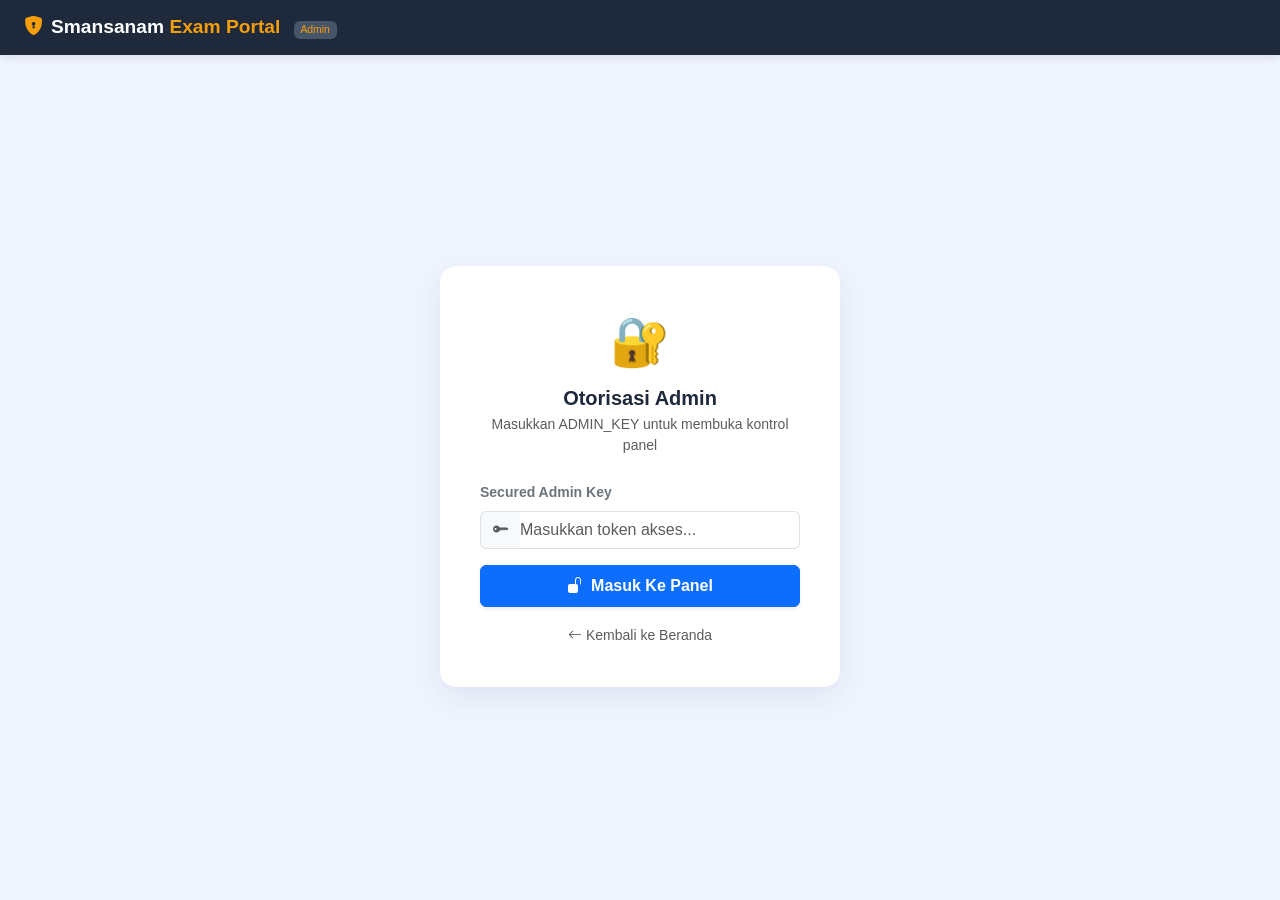
<file: admin.html>
<!DOCTYPE html>
<html lang="id">
<head>
  <meta charset="UTF-8"/>
  <meta name="viewport" content="width=device-width, initial-scale=1"/>
  <title>Admin Panel — Smansanam Exam Portal</title>
  <link rel="stylesheet" href="https://cdn.jsdelivr.net/npm/bootstrap@5.3.3/dist/css/bootstrap.min.css"/>
  <link rel="stylesheet" href="https://cdn.jsdelivr.net/npm/bootstrap-icons@1.11.3/font/bootstrap-icons.min.css"/>
  <style>
    :root {
      --primary: #1a56db;
      --accent: #f59e0b;
      --bg: #f0f4ff;
      --slate-dark: #1e293b;
    }
    body { background: var(--bg); font-family: 'Segoe UI', sans-serif; }
    .navbar { background: var(--slate-dark); box-shadow: 0 2px 10px rgba(0,0,0,.1); }
    .navbar-brand { font-weight: 700; color: #fff !important; font-size: 1.2rem; }
    .navbar-brand span { color: var(--accent); }
    #login-gate { min-height: calc(100vh - 56px); display: flex; align-items: center; justify-content: center; }
    .login-card {
      border: none; border-radius: 16px;
      box-shadow: 0 10px 30px rgba(30,41,59,0.08);
      max-width: 400px; width: 100%; padding: 2.5rem !important;
    }
    .form-control:focus { border-color: var(--primary); box-shadow: 0 0 0 3px rgba(26,86,219,0.15); }
    #admin-content { display: none; }
    .panel-card { border: none; border-radius: 16px; box-shadow: 0 4px 20px rgba(26,86,219,.06); }
    .nav-tabs { border-bottom: 2px solid #e2e8f0; }
    .nav-tabs .nav-link { font-weight: 600; color: #64748b; border: none; padding: 0.75rem 1.2rem; }
    .nav-tabs .nav-link.active { color: var(--primary); border-bottom: 2px solid var(--primary); background: transparent; }
    .table th { background: #f8faff; font-size: .82rem; text-transform: uppercase; letter-spacing: .05em; color: #64748b; }
    .badge-kelas { font-size: .7rem; padding: 4px 8px; }
    #toast-admin { position: fixed; bottom: 1.5rem; right: 1rem; z-index: 9999; min-width: 250px; }
  </style>
</head>
<body>

<nav class="navbar px-4 py-2 sticky-top">
  <a href="index.html" class="navbar-brand">
    <i class="bi bi-shield-lock-fill me-2" style="color:var(--accent)"></i>Smansanam<span> Exam Portal</span>
    <span class="badge bg-secondary ms-2" style="font-size:0.65rem;font-weight:500;background-color:#475569!important;">Admin</span>
  </a>
  <button class="btn btn-sm btn-outline-light ms-auto border-0 d-none" id="btn-logout" onclick="logout()">
    <i class="bi bi-box-arrow-right me-1"></i>Keluar Panel
  </button>
</nav>

<div id="login-gate">
  <div class="login-card bg-white mx-3">
    <div class="text-center mb-4">
      <div class="mb-2" style="font-size:3rem;">🔐</div>
      <h5 class="fw-bold mb-1" style="color:var(--slate-dark);">Otorisasi Admin</h5>
      <p class="text-muted small">Masukkan ADMIN_KEY untuk membuka kontrol panel</p>
    </div>
    <div class="mb-3">
      <label class="form-label small fw-bold text-secondary">Secured Admin Key</label>
      <div class="input-group">
        <span class="input-group-text bg-light border-end-0 text-muted"><i class="bi bi-key-fill"></i></span>
        <input type="password" id="inp-admin-key" class="form-control border-start-0 ps-0" placeholder="Masukkan token akses..."
               onkeydown="if(event.key==='Enter') loginAdmin()"/>
      </div>
      <div id="login-error" class="text-danger small mt-2 d-none">
        <i class="bi bi-exclamation-triangle-fill me-1"></i><span id="login-error-msg">Akses ditolak. Key salah.</span>
      </div>
    </div>
    <button class="btn btn-primary w-100 py-2 fw-semibold mb-3 shadow-sm" onclick="loginAdmin()" id="btn-login">
      <span id="btn-login-text"><i class="bi bi-unlock-fill me-2"></i>Masuk Ke Panel</span>
      <span id="btn-login-load" class="d-none"><span class="spinner-border spinner-border-sm me-2"></span>Memvalidasi...</span>
    </button>
    <div class="text-center">
      <a href="index.html" class="text-decoration-none small text-muted"><i class="bi bi-arrow-left me-1"></i>Kembali ke Beranda</a>
    </div>
  </div>
</div>

<div id="admin-content" class="container py-4 pb-5" style="max-width:860px">
  <div class="d-flex align-items-center mb-4">
    <h4 class="fw-bold mb-0 me-auto" style="color:var(--slate-dark);">
      <i class="bi bi-sliders text-primary me-2"></i>Dashboard Administrasi
    </h4>
    <span class="badge bg-success-subtle text-success px-3 py-2 border border-success-subtle rounded-pill fw-semibold" style="font-size:0.75rem;">
      <i class="bi bi-patch-check-fill me-1"></i>Sesi Terautentikasi
    </span>
  </div>

  <div class="row g-3 mb-4">
    <div class="col-6">
      <div class="panel-card bg-white p-3 text-center">
        <div class="fw-bold fs-3 text-primary" id="stat-mapel">—</div>
        <div class="text-muted small fw-medium">Mata Pelajaran</div>
      </div>
    </div>
    <div class="col-6">
      <div class="panel-card bg-white p-3 text-center">
        <div class="fw-bold fs-3 text-success" id="stat-guru">—</div>
        <div class="text-muted small fw-medium">Tenaga Pengajar</div>
      </div>
    </div>
  </div>

  <div class="panel-card bg-white p-4">
    <ul class="nav nav-tabs mb-4" id="adminTab">
      <li class="nav-item"><a class="nav-link active" href="#" onclick="showTab('mapel',this)"><i class="bi bi-book-half me-1"></i>Mata Pelajaran</a></li>
      <li class="nav-item"><a class="nav-link" href="#" onclick="showTab('guru',this)"><i class="bi bi-person-workspace me-1"></i>Guru / Penguji</a></li>
    </ul>

    <!-- TAB MAPEL -->
    <div id="tab-mapel">
      <div class="d-flex justify-content-between align-items-center mb-3">
        <h6 class="fw-bold mb-0" style="color:var(--slate-dark);">Daftar Mata Pelajaran</h6>
        <button class="btn btn-primary btn-sm px-3 fw-medium" onclick="showMapelForm()"><i class="bi bi-plus-lg me-1"></i>Tambah Mapel</button>
      </div>
      <div id="mapel-form" class="d-none bg-light rounded-3 p-3 mb-3 border">
        <div class="row g-2">
          <div class="col-6"><input type="text" id="mf-id" class="form-control form-control-sm" placeholder="ID Kode (misal: matematika)"/></div>
          <div class="col-6"><input type="text" id="mf-nama" class="form-control form-control-sm" placeholder="Nama Mata Pelajaran"/></div>
          <div class="col-12 my-2">
            <label class="form-label small fw-bold text-secondary mb-1">Tingkat Kelas Tersedia:</label><br>
            <div class="form-check form-check-inline"><input class="form-check-input" type="checkbox" id="mk10" value="10"><label class="form-check-label small" for="mk10">Kelas X</label></div>
            <div class="form-check form-check-inline"><input class="form-check-input" type="checkbox" id="mk11" value="11"><label class="form-check-label small" for="mk11">Kelas XI</label></div>
            <div class="form-check form-check-inline"><input class="form-check-input" type="checkbox" id="mk12" value="12"><label class="form-check-label small" for="mk12">Kelas XII</label></div>
          </div>
          <div id="mapel-form-error" class="col-12 d-none">
            <div class="alert alert-danger py-1 px-2 mb-0 small" id="mapel-form-error-msg"></div>
          </div>
          <div class="col-12 d-flex gap-2">
            <button class="btn btn-success btn-sm px-3" id="btn-save-mapel" onclick="saveMapel()"><i class="bi bi-check-lg me-1"></i>Simpan</button>
            <button class="btn btn-secondary btn-sm px-3" onclick="closeMapelForm()">Batal</button>
          </div>
        </div>
      </div>
      <div class="table-responsive"><table class="table table-hover align-middle" id="tbl-mapel">
        <thead><tr><th>ID Kode</th><th>Nama Pelajaran</th><th>Alokasi Kelas</th><th style="width:80px;">Aksi</th></tr></thead>
        <tbody id="tbody-mapel"><tr><td colspan="4" class="text-center text-muted py-3">Memuat data...</td></tr></tbody>
      </table></div>
    </div>

    <!-- TAB GURU -->
    <div id="tab-guru" class="d-none">
      <div class="d-flex justify-content-between align-items-center mb-3">
        <h6 class="fw-bold mb-0" style="color:var(--slate-dark);">Manajemen Akun Guru</h6>
        <button class="btn btn-primary btn-sm px-3 fw-medium" onclick="showGuruForm()"><i class="bi bi-plus-lg me-1"></i>Registrasi Guru</button>
      </div>
      <div id="guru-form" class="d-none bg-light rounded-3 p-3 mb-3 border">
        <div class="row g-2">
          <div class="col-6"><input type="text" id="gf-id" class="form-control form-control-sm" placeholder="Username/ID Guru (Unik)"/></div>
          <div class="col-6"><input type="text" id="gf-nama" class="form-control form-control-sm" placeholder="Nama Lengkap & Gelar"/></div>
          <div class="col-6">
            <select id="gf-mapel" class="form-select form-select-sm"><option value="">— Pilih Mapel —</option></select>
          </div>
          <div class="col-6"><input type="text" id="gf-key" class="form-control form-control-sm" placeholder="Kunci Akun Guru (ex: BIO_2026)"/></div>
          <div id="guru-form-error" class="col-12 d-none">
            <div class="alert alert-danger py-1 px-2 mb-0 small" id="guru-form-error-msg"></div>
          </div>
          <div class="col-12 d-flex gap-2">
            <button class="btn btn-success btn-sm px-3" id="btn-save-guru" onclick="saveGuru()"><i class="bi bi-check-lg me-1"></i>Simpan</button>
            <button class="btn btn-secondary btn-sm px-3" onclick="closeGuruForm()">Batal</button>
          </div>
        </div>
      </div>
      <div class="table-responsive"><table class="table table-hover align-middle">
        <thead><tr><th>ID/User</th><th>Nama Pengajar</th><th>Bidang Mapel</th><th>Kunci Akun</th><th style="width:80px;">Aksi</th></tr></thead>
        <tbody id="tbody-guru"><tr><td colspan="5" class="text-center text-muted py-3">Memuat data...</td></tr></tbody>
      </table></div>
    </div>
  </div>
</div>

<div id="toast-admin" class="toast align-items-center text-bg-primary border-0" role="alert">
  <div class="d-flex">
    <div class="toast-body" id="toast-msg"></div>
    <button type="button" class="btn-close btn-close-white me-2 m-auto" data-bs-dismiss="toast"></button>
  </div>
</div>

<script src="https://cdn.jsdelivr.net/npm/bootstrap@5.3.3/dist/js/bootstrap.bundle.min.js"></script>
<script>
let adminKey = "";
let mapelData = [];
let guruData = [];

function toast(msg, type="primary") {
  const el = document.getElementById("toast-admin");
  el.className = `toast align-items-center text-bg-${type === 'success' ? 'success' : type === 'danger' ? 'danger' : 'primary'} border-0`;
  document.getElementById("toast-msg").textContent = msg;
  bootstrap.Toast.getOrCreateInstance(el).show();
}

function setLoading(btnId, loading) {
  const btn = document.getElementById(btnId);
  if (!btn) return;
  btn.disabled = loading;
  if (loading) { btn.dataset.origHtml = btn.innerHTML; btn.innerHTML = '<span class="spinner-border spinner-border-sm me-1"></span>Memproses...'; }
  else if (btn.dataset.origHtml) { btn.innerHTML = btn.dataset.origHtml; }
}

async function loginAdmin() {
  const key = document.getElementById("inp-admin-key").value.trim();
  if (!key) return;
  document.getElementById("btn-login-text").classList.add("d-none");
  document.getElementById("btn-login-load").classList.remove("d-none");
  document.getElementById("login-error").classList.add("d-none");
  document.getElementById("btn-login").disabled = true;
  try {
    const res = await fetch("/api/auth-admin", {
      method: "POST", headers: {"Content-Type":"application/json"}, body: JSON.stringify({key})
    });
    const json = await res.json();
    if (json.valid) {
      adminKey = key;
      sessionStorage.setItem("admin_key", key);
      document.getElementById("login-gate").style.display = "none";
      document.getElementById("admin-content").style.display = "block";
      document.getElementById("btn-logout").classList.remove("d-none");
      await loadAll();
    } else {
      document.getElementById("login-error-msg").textContent = json.error || "Token akses tidak valid.";
      document.getElementById("login-error").classList.remove("d-none");
    }
  } catch (err) {
    document.getElementById("login-error-msg").textContent = "Masalah Jaringan: " + err.message;
    document.getElementById("login-error").classList.remove("d-none");
  } finally {
    document.getElementById("btn-login-text").classList.remove("d-none");
    document.getElementById("btn-login-load").classList.add("d-none");
    document.getElementById("btn-login").disabled = false;
  }
}

function logout() { sessionStorage.removeItem("admin_key"); location.reload(); }

window.addEventListener("DOMContentLoaded", () => {
  const k = sessionStorage.getItem("admin_key");
  if (k) { document.getElementById("inp-admin-key").value = k; loginAdmin(); }
});

async function loadAll() { await Promise.all([loadMapel(), loadGuru()]); }

// ── MAPEL ─────────────────────────────────────────────────────────
async function loadMapel() {
  try {
    const res = await fetch("/api/mapel");
    mapelData = await res.json();
    if (!Array.isArray(mapelData)) mapelData = [];
  } catch { mapelData = []; }
  document.getElementById("stat-mapel").textContent = mapelData.length;
  renderMapelTable();
  const sel = document.getElementById("gf-mapel");
  sel.innerHTML = '<option value="">— Pilih Mapel —</option>';
  mapelData.forEach(m => {
    const opt = document.createElement("option");
    opt.value = m.id; opt.textContent = m.nama;
    sel.appendChild(opt);
  });
}

function renderMapelTable() {
  const tbody = document.getElementById("tbody-mapel");
  if (!mapelData.length) { tbody.innerHTML = '<tr><td colspan="4" class="text-center text-muted">Belum ada mapel terdaftar</td></tr>'; return; }
  tbody.innerHTML = mapelData.map(m => `
    <tr>
      <td><code>${esc(m.id)}</code></td>
      <td class="fw-semibold">${esc(m.nama)}</td>
      <td>${(m.kelas||[]).map(k=>`<span class="badge bg-primary badge-kelas me-1">Kelas ${k}</span>`).join("")}</td>
      <td><button class="btn btn-light text-danger btn-sm border" onclick="deleteMapel('${esc(m.id)}')"><i class="bi bi-trash3-fill"></i></button></td>
    </tr>`).join("");
}

function showMapelForm() {
  ["mf-id","mf-nama"].forEach(id => document.getElementById(id).value = "");
  [10,11,12].forEach(k => document.getElementById(`mk${k}`).checked = false);
  document.getElementById("mapel-form-error").classList.add("d-none");
  document.getElementById("mapel-form").classList.remove("d-none");
}
function closeMapelForm() { document.getElementById("mapel-form").classList.add("d-none"); }

async function saveMapel() {
  const id   = document.getElementById("mf-id").value.trim().toLowerCase().replace(/\s+/g,"_");
  const nama = document.getElementById("mf-nama").value.trim();
  const kelas = [10,11,12].filter(k => document.getElementById(`mk${k}`).checked);
  const errEl = document.getElementById("mapel-form-error");
  errEl.classList.add("d-none");
  if (!id || !nama || !kelas.length) {
    document.getElementById("mapel-form-error-msg").textContent = "Mohon lengkapi semua kolom dan pilih kelas.";
    errEl.classList.remove("d-none"); return;
  }
  setLoading("btn-save-mapel", true);
  try {
    const res = await fetch("/api/mapel", {
      method:"POST", headers:{"Content-Type":"application/json","x-admin-key":adminKey},
      body: JSON.stringify({action:"add", mapel:{id, nama, kelas}})
    });
    const json = await res.json();
    if (json.ok) { toast("Mata Pelajaran berhasil ditambahkan ✓","success"); closeMapelForm(); await loadMapel(); }
    else { document.getElementById("mapel-form-error-msg").textContent = json.error || "Gagal menyimpan."; errEl.classList.remove("d-none"); }
  } catch (err) { document.getElementById("mapel-form-error-msg").textContent = err.message; errEl.classList.remove("d-none"); }
  finally { setLoading("btn-save-mapel", false); }
}

async function deleteMapel(id) {
  if (!confirm(`Hapus mapel "${id}"?`)) return;
  try {
    const res = await fetch("/api/mapel", {
      method:"POST", headers:{"Content-Type":"application/json","x-admin-key":adminKey},
      body: JSON.stringify({action:"delete", mapel:{id}})
    });
    const json = await res.json();
    if (json.ok) { toast("Mapel berhasil dihapus","success"); await loadMapel(); }
    else toast(json.error || "Gagal menghapus","danger");
  } catch(err) { toast(err.message,"danger"); }
}

// ── GURU ──────────────────────────────────────────────────────────
async function loadGuru() {
  try {
    const res = await fetch("/api/guru", {headers:{"x-admin-key":adminKey}});
    guruData = await res.json();
    if (!Array.isArray(guruData)) guruData = [];
  } catch { guruData = []; }
  document.getElementById("stat-guru").textContent = guruData.length;
  renderGuruTable();
}

function renderGuruTable() {
  const tbody = document.getElementById("tbody-guru");
  if (!guruData.length) { tbody.innerHTML = '<tr><td colspan="5" class="text-center text-muted">Belum ada guru terdaftar</td></tr>'; return; }
  tbody.innerHTML = guruData.map(g => `
    <tr>
      <td><code>${esc(g.id)}</code></td>
      <td class="fw-semibold">${esc(g.nama)}</td>
      <td><span class="badge bg-light text-dark border px-2">${esc(g.mapel_id)}</span></td>
      <td><code class="text-success fw-bold">${esc(g.guru_key)}</code></td>
      <td><button class="btn btn-light text-danger btn-sm border" onclick="deleteGuru('${esc(g.id)}')"><i class="bi bi-trash3-fill"></i></button></td>
    </tr>`).join("");
}

function showGuruForm() {
  ["gf-id","gf-nama","gf-key"].forEach(id => document.getElementById(id).value = "");
  document.getElementById("gf-mapel").value = "";
  document.getElementById("guru-form-error").classList.add("d-none");
  document.getElementById("guru-form").classList.remove("d-none");
}
function closeGuruForm() { document.getElementById("guru-form").classList.add("d-none"); }

async function saveGuru() {
  const id       = document.getElementById("gf-id").value.trim().toLowerCase().replace(/\s+/g,"_");
  const nama     = document.getElementById("gf-nama").value.trim();
  const mapel_id = document.getElementById("gf-mapel").value;
  const guru_key = document.getElementById("gf-key").value.trim();
  const errEl    = document.getElementById("guru-form-error");
  errEl.classList.add("d-none");
  if (!id || !nama || !mapel_id || !guru_key) {
    document.getElementById("guru-form-error-msg").textContent = "Mohon isi semua data guru.";
    errEl.classList.remove("d-none"); return;
  }
  setLoading("btn-save-guru", true);
  try {
    const res = await fetch("/api/guru", {
      method:"POST", headers:{"Content-Type":"application/json","x-admin-key":adminKey},
      body: JSON.stringify({action:"add", guru:{id, nama, mapel_id, guru_key, kelas:[]}})
    });
    const json = await res.json();
    if (json.ok) { toast("Guru berhasil didaftarkan ✓","success"); closeGuruForm(); await loadGuru(); }
    else { document.getElementById("guru-form-error-msg").textContent = json.error || "Gagal mendaftarkan guru."; errEl.classList.remove("d-none"); }
  } catch(err) { document.getElementById("guru-form-error-msg").textContent = err.message; errEl.classList.remove("d-none"); }
  finally { setLoading("btn-save-guru", false); }
}

async function deleteGuru(id) {
  if (!confirm(`Hapus guru "${id}"?`)) return;
  try {
    const res = await fetch("/api/guru", {
      method:"POST", headers:{"Content-Type":"application/json","x-admin-key":adminKey},
      body: JSON.stringify({action:"delete", guru:{id}})
    });
    const json = await res.json();
    if (json.ok) { toast("Guru berhasil dihapus","success"); await loadGuru(); }
    else toast(json.error||"Gagal menghapus","danger");
  } catch(err) { toast(err.message,"danger"); }
}

function showTab(name, el) {
  event.preventDefault();
  ["mapel","guru"].forEach(t => document.getElementById(`tab-${t}`).classList.add("d-none"));
  document.getElementById(`tab-${name}`).classList.remove("d-none");
  document.querySelectorAll("#adminTab .nav-link").forEach(a => a.classList.remove("active"));
  el.classList.add("active");
}

function esc(str) {
  return String(str ?? "").replace(/&/g,"&amp;").replace(/</g,"&lt;").replace(/>/g,"&gt;").replace(/"/g,"&quot;").replace(/'/g,"&#39;");
}
</script>
</body>
</html>
</file>
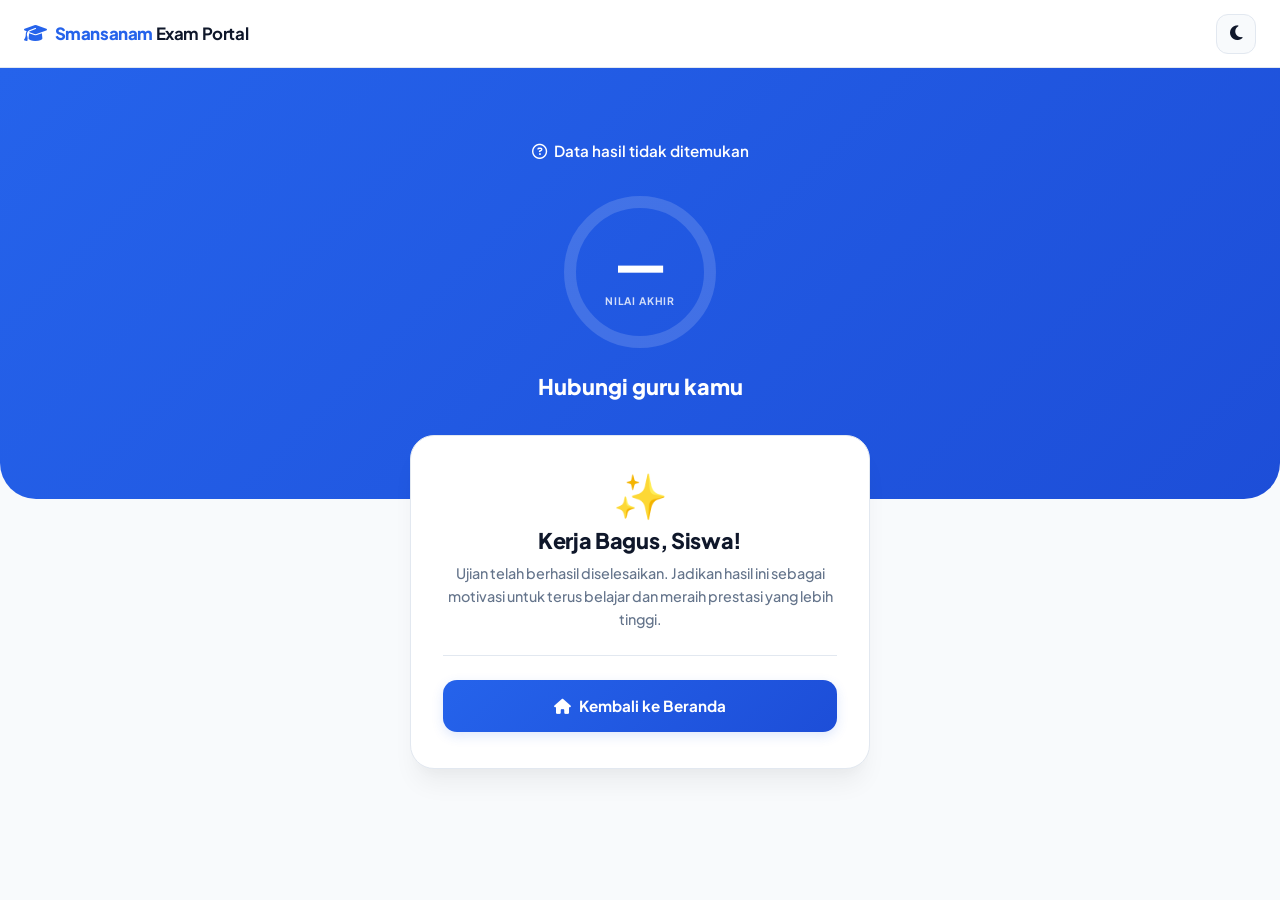
<file: selesai.html>
<!DOCTYPE html>
<html lang="id" data-bs-theme="light">
<head>
    <meta charset="UTF-8" />
    <meta name="viewport" content="width=device-width, initial-scale=1, maximum-scale=1, user-scalable=0" />
    <title>Hasil Ujian — Smansanam Exam Portal</title>

    <link rel="preconnect" href="https://fonts.googleapis.com">
    <link rel="preconnect" href="https://fonts.gstatic.com" crossorigin>
    <link href="https://fonts.googleapis.com/css2?family=Plus+Jakarta+Sans:wght@400;500;600;700;800&display=swap" rel="stylesheet">

    <link rel="stylesheet" href="https://cdn.jsdelivr.net/npm/bootstrap@5.3.3/dist/css/bootstrap.min.css" />

    <link rel="stylesheet" href="https://cdnjs.cloudflare.com/ajax/libs/font-awesome/6.5.1/css/all.min.css" />

    <style>
        /* ── ROOT VARIABLES (MODERN CLEAN STYLE) ── */
        :root {
            --primary-blue: #2563eb;
            --blue-gradient: linear-gradient(135deg, #2563eb 0%, #1d4ed8 100%);
            --bg-body: #f8fafc;
            --card-bg: #ffffff;
            --card-border: #e2e8f0;
            --text-dark: #0f172a;
            --text-muted: #64748b;
            
            /* Lightweight & Clean Shadows */
            --light-shadow: 0 4px 6px -1px rgba(0, 0, 0, 0.05), 0 2px 4px -1px rgba(0, 0, 0, 0.03);
            --float-shadow: 0 20px 25px -5px rgba(0, 0, 0, 0.05), 0 10px 10px -5px rgba(0, 0, 0, 0.02);
            --card-radius: 24px;
        }

        [data-bs-theme="dark"] {
            --primary-blue: #3b82f6;
            --blue-gradient: linear-gradient(135deg, #1e3a8a 0%, #0f172a 100%);
            --bg-body: #0f172a;
            --card-bg: #1e293b;
            --card-border: #334155;
            --text-dark: #f8fafc;
            --text-muted: #94a3b8;
            
            --light-shadow: 0 4px 6px -1px rgba(0, 0, 0, 0.2);
            --float-shadow: 0 20px 25px -5px rgba(0, 0, 0, 0.3);
        }

        /* ── GLOBAL ── */
        body {
            background: var(--bg-body);
            font-family: 'Plus Jakarta Sans', sans-serif;
            color: var(--text-dark);
            -webkit-font-smoothing: antialiased;
            min-height: 100vh;
            transition: background-color 0.3s ease, color 0.3s ease;
            -webkit-tap-highlight-color: transparent;
        }

        /* ── TOPBAR (FLAT & MINIMALIST) ── */
        .topbar {
            background: var(--card-bg);
            border-bottom: 1px solid var(--card-border);
            padding: 0.85rem 1.5rem;
            display: flex;
            align-items: center;
            justify-content: space-between;
            position: sticky;
            top: 0;
            z-index: 1000;
            transition: background-color 0.3s ease, border-color 0.3s ease;
        }
        .topbar .brand {
            font-weight: 700;
            font-size: 1.05rem;
            color: var(--text-dark);
            letter-spacing: -0.4px;
        }
        .topbar .brand span {
            color: var(--primary-blue);
            font-weight: 800;
        }
        .topbar .brand i {
            color: var(--primary-blue);
            margin-right: 8px;
            font-size: 1.15rem;
        }

        .theme-toggle {
            background: var(--bg-body);
            border: 1px solid var(--card-border);
            width: 40px;
            height: 40px;
            border-radius: 12px;
            color: var(--text-dark);
            display: flex;
            align-items: center;
            justify-content: center;
            cursor: pointer;
            transition: all 0.2s ease;
            font-size: 1.05rem;
        }
        .theme-toggle:hover {
            border-color: var(--primary-blue);
            color: var(--primary-blue);
            transform: scale(1.02);
        }

        /* ── SOLID HERO RESULT ── */
        .result-hero {
            background: var(--blue-gradient);
            padding: 3.5rem 1rem 6rem;
            text-align: center;
            color: #ffffff;
            position: relative;
            border-radius: 0 0 36px 36px;
            transition: background 0.3s ease;
        }

        .student-info {
            font-size: 0.95rem;
            opacity: 0.95;
            margin-bottom: 1.8rem;
            font-weight: 600;
            animation: fadeInDown 0.4s cubic-bezier(0.16, 1, 0.3, 1) forwards;
        }
        .student-info .badge-guru {
            background: rgba(255, 255, 255, 0.12);
            border: 1px solid rgba(255, 255, 255, 0.18);
            border-radius: 12px;
            padding: 0.4rem 1rem;
            display: inline-flex;
            align-items: center;
            gap: 6px;
            font-size: 0.8rem;
            font-weight: 700;
            color: #ffffff;
        }

        /* ── SCORE CIRCLE ── */
        .score-circle-wrap {
            margin: 0 auto 0.5rem;
            width: 160px;
            height: 160px;
            position: relative;
            animation: zoomIn 0.5s cubic-bezier(0.34, 1.56, 0.64, 1) forwards;
        }
        .score-circle-wrap svg {
            transform: rotate(-90deg);
        }
        .score-number {
            position: absolute;
            inset: 0;
            display: flex;
            flex-direction: column;
            align-items: center;
            justify-content: center;
        }
        .score-number .val {
            font-size: 3.4rem;
            font-weight: 800;
            line-height: 1;
            letter-spacing: -1px;
        }
        .score-number .lbl {
            font-size: 0.65rem;
            opacity: 0.8;
            font-weight: 700;
            text-transform: uppercase;
            letter-spacing: 0.08em;
            margin-top: 4px;
        }

        .predikat-text {
            font-size: 1.35rem;
            font-weight: 800;
            margin-top: 1.2rem;
            animation: fadeInUp 0.5s cubic-bezier(0.16, 1, 0.3, 1) forwards;
            opacity: 0;
            animation-delay: 0.15s;
        }

        /* ── COMPACT SOLID FLOATING CARD ── */
        .result-card-float {
            background: var(--card-bg);
            border: 1px solid var(--card-border);
            border-radius: var(--card-radius);
            box-shadow: var(--float-shadow);
            padding: 2.25rem 2rem;
            margin: -4rem auto 0;
            position: relative;
            z-index: 10;
            opacity: 0;
            animation: slideUpFloat 0.5s cubic-bezier(0.16, 1, 0.3, 1) forwards;
            animation-delay: 0.25s;
            max-width: 460px;
            color: var(--text-dark);
            transition: background-color 0.3s ease, border-color 0.3s ease;
        }

        .message-box {
            text-align: center;
            margin-bottom: 1.5rem;
        }
        .message-box .emoji-big {
            font-size: 2.75rem;
            line-height: 1;
            display: block;
            margin-bottom: 0.75rem;
            animation: zoomIn 0.5s cubic-bezier(0.34, 1.56, 0.64, 1) 0.35s both;
        }
        .message-box h4 {
            font-weight: 800;
            color: var(--text-dark);
            font-size: 1.35rem;
            margin-bottom: 0.5rem;
            letter-spacing: -0.3px;
        }
        .message-box p {
            color: var(--text-muted);
            font-size: 0.9rem;
            line-height: 1.6;
            margin: 0;
            font-weight: 500;
        }

        .section-divider {
            height: 1px;
            background: var(--card-border);
            margin: 1.5rem 0;
        }

        /* ── BUTTON SNAP ── */
        .btn-home {
            background: var(--blue-gradient);
            border: none;
            color: #ffffff;
            font-weight: 700;
            border-radius: 14px;
            padding: 0.9rem 1.5rem;
            width: 100%;
            font-size: 0.95rem;
            box-shadow: 0 4px 12px rgba(37, 99, 235, 0.15);
            transition: all 0.2s ease;
            display: inline-flex;
            justify-content: center;
            align-items: center;
            gap: 8px;
        }
        .btn-home:hover:not(:disabled) {
            background: #1d4ed8;
            transform: translateY(-2px);
            box-shadow: 0 6px 16px rgba(37, 99, 235, 0.25);
        }
        .btn-home:active {
            transform: translateY(0);
        }
        .btn-home:disabled {
            opacity: 0.6;
            cursor: not-allowed;
        }

        /* ── FAST SUBTLE ANIMATIONS ── */
        @keyframes slideUpFloat {
            from { opacity: 0; transform: translateY(25px); }
            to   { opacity: 1; transform: translateY(0); }
        }
        @keyframes zoomIn {
            from { opacity: 0; transform: scale(0.8); }
            to   { opacity: 1; transform: scale(1); }
        }
        @keyframes fadeInUp {
            from { opacity: 0; transform: translateY(15px); }
            to   { opacity: 1; transform: translateY(0); }
        }
        @keyframes fadeInDown {
            from { opacity: 0; transform: translateY(-15px); }
            to   { opacity: 1; transform: translateY(0); }
        }

        /* ── CONFETTI CHIPS ── */
        .confetti-bar {
            display: flex;
            justify-content: center;
            gap: 10px;
            margin-bottom: 1rem;
        }
        .confetti-bar span {
            width: 10px;
            height: 10px;
            border-radius: 50%;
            animation: confettiFall 1.2s cubic-bezier(0.25, 1, 0.5, 1) both;
        }
        @keyframes confettiFall {
            0% { transform: translateY(-20px) scale(0); opacity: 0; }
            50% { opacity: 1; }
            100% { transform: translateY(15px) scale(1.2); opacity: 0; }
        }

        /* ── RESPONSIVE ── */
        @media (max-width: 576px) {
            .result-hero {
                padding: 2.5rem 1rem 5.5rem;
                border-radius: 0 0 28px 28px;
            }
            .result-card-float {
                padding: 1.75rem 1.5rem;
                margin: -3.5rem 1rem 0;
            }
            .score-circle-wrap {
                width: 140px;
                height: 140px;
            }
            .score-number .val {
                font-size: 2.8rem;
            }
            .message-box h4 {
                font-size: 1.2rem;
            }
        }
    </style>
</head>
<body>

    <div class="topbar">
        <span class="brand">
            <i class="fa-solid fa-graduation-cap"></i><span>Smansanam</span> Exam Portal
        </span>
        <button class="theme-toggle" id="themeSwitcher" title="Ganti Tema">
            <i class="fa-solid fa-moon" id="themeIcon"></i>
        </button>
    </div>

    <div class="result-hero" id="result-hero">
        <div class="confetti-bar" id="confetti-bar"></div>
        <div class="student-info" id="sub-info">—</div>

        <div class="score-circle-wrap">
            <svg width="100%" height="100%" viewBox="0 0 160 160">
                <circle cx="80" cy="80" r="70" fill="none" stroke="rgba(255,255,255,0.15)" stroke-width="12" />
                <circle cx="80" cy="80" r="70" fill="none"
                stroke="#ffffff" stroke-width="12"
                stroke-linecap="round"
                id="score-arc"
                stroke-dasharray="439.8"
                stroke-dashoffset="439.8"
                style="transition: stroke-dashoffset 1.5s cubic-bezier(0.34,1.56,0.64,1) 0.2s" />
            </svg>
            <div class="score-number">
                <span class="val" id="nilai-text">0</span>
                <span class="lbl">Nilai Akhir</span>
            </div>
        </div>

        <div class="predikat-text" id="predikat-text">—</div>
    </div>

    <div class="result-card-float">
        <div class="message-box">
            <span class="emoji-big">✨</span>
            <h4 id="greeting-name">Kerja Bagus!</h4>
            <p>Ujian telah berhasil diselesaikan. Jadikan hasil ini sebagai motivasi untuk terus belajar dan meraih prestasi yang lebih tinggi.</p>
        </div>

        <div class="section-divider"></div>

        <button class="btn-home" onclick="clearSession()">
            <i class="fa-solid fa-house"></i> Kembali ke Beranda
        </button>
    </div>

    <div style="height:3rem"></div>

    <script src="https://cdn.jsdelivr.net/npm/bootstrap@5.3.3/dist/js/bootstrap.bundle.min.js"></script>
    <script>
        // ── THEME SWITCHER ─────────────────────────────────────────────────────────
        const themeSwitcher = document.getElementById('themeSwitcher');
        const htmlTag = document.documentElement;
        const themeIcon = document.getElementById('themeIcon');

        if (themeSwitcher) {
            themeSwitcher.addEventListener('click', () => {
                const currentTheme = htmlTag.getAttribute('data-bs-theme');
                const newTheme = currentTheme === 'light' ? 'dark' : 'light';
                htmlTag.setAttribute('data-bs-theme', newTheme);
                themeIcon.className = newTheme === 'light' ? 'fa-solid fa-moon' : 'fa-solid fa-sun';
                localStorage.setItem('theme', newTheme);
            });
            const savedTheme = localStorage.getItem('theme') || 'light';
            htmlTag.setAttribute('data-bs-theme', savedTheme);
            themeIcon.className = savedTheme === 'light' ? 'fa-solid fa-moon' : 'fa-solid fa-sun';
        }

        // ── AMBIL DATA DARI SESSION ──────────────────────────────────────────────
        const raw = sessionStorage.getItem("hasil_ujian");
        const nama = sessionStorage.getItem("siswa_nama") || "Siswa";
        const kel = sessionStorage.getItem("siswa_kelas") || "—";
        const mapN = sessionStorage.getItem("exam_mapel_nama") || "Mata Pelajaran";
        const guruN = sessionStorage.getItem("exam_guru_nama") || "Guru";

        let hasil = {};
        if (raw) {
            try { hasil = JSON.parse(raw); } catch { hasil = {}; }
        }

        const nilai = hasil.nilai ?? hasil.score ?? null;

        // Sapaan personal
        document.getElementById("greeting-name").textContent = `Kerja Bagus, ${nama.split(' ')[0]}!`;

        if (nilai === null) {
            document.getElementById("nilai-text").textContent = "—";
            document.getElementById("sub-info").innerHTML =
                `<i class="fa-regular fa-circle-question me-1"></i> Data hasil tidak ditemukan`;
            document.getElementById("predikat-text").textContent = "Hubungi guru kamu";
        } else {
            // ── TAMPILKAN DATA & ANIMASI ──────────────────────────────────────────
            document.getElementById("sub-info").innerHTML = `
                <i class="fa-regular fa-user me-1"></i> ${nama} &nbsp;&bull;&nbsp; Kelas ${kel}
                <br>
                <span class="badge-guru mt-2">
                    <i class="fa-regular fa-book-open me-1"></i> ${mapN}
                    <span class="mx-1 opacity-25">|</span>
                    <i class="fa-regular fa-user me-1"></i> ${guruN}
                </span>
            `;

            const n = parseFloat(nilai) || 0;

            // Animasi angka (Counting Up)
            const duration = 1500;
            const start = performance.now();
            const nilaiEl = document.getElementById("nilai-text");

            function animateScore(time) {
                let progress = (time - start) / duration;
                if (progress > 1) progress = 1;
                const easeProgress = 1 - Math.pow(1 - progress, 3);
                const currentScore = (easeProgress * n).toFixed(n % 1 === 0 ? 0 : 1);
                nilaiEl.textContent = currentScore;
                if (progress < 1) {
                    requestAnimationFrame(animateScore);
                } else {
                    nilaiEl.textContent = n;
                }
            }
            requestAnimationFrame(animateScore);

            // Animasi Lingkaran (SVG Stroke Dashoffset)
            const arc = document.getElementById("score-arc");
            const circumference = 439.8;
            setTimeout(() => {
                arc.style.strokeDashoffset = circumference - (circumference * (n / 100));
            }, 100);

            // ── PREDIKAT & CONFETTI ──────────────────────────────────────────────
            let predikat, emoji, confettiColors;
            if (n >= 90) { 
                predikat = "Luar Biasa!";
                emoji = "🏆";
                confettiColors = ["#fbbf24", "#f59e0b", "#fcd34d", "#ffffff", "#fbbf24"]; 
            } else if (n >= 80) { 
                predikat = "Sangat Baik";
                emoji = "⭐";
                confettiColors = ["#60a5fa", "#3b82f6", "#93c5fd", "#ffffff", "#60a5fa"]; 
            } else if (n >= 70) { 
                predikat = "Baik";
                emoji = "👍";
                confettiColors = ["#34d399", "#10b981", "#6ee7b7", "#ffffff", "#34d399"]; 
            } else if (n >= 60) { 
                predikat = "Cukup";
                emoji = "📚";
                confettiColors = ["#fbbf24", "#d97706", "#fde68a", "#ffffff", "#fbbf24"]; 
            } else { 
                predikat = "Tetap Semangat!";
                emoji = "💪";
                confettiColors = ["#f87171", "#ef4444", "#fca5a5", "#ffffff", "#f87171"]; 
            }

            document.getElementById("predikat-text").innerHTML = `${emoji} ${predikat}`;

            // Generate Confetti
            const bar = document.getElementById("confetti-bar");
            confettiColors.forEach((c, i) => {
                const s = document.createElement("span");
                s.style.background = c;
                s.style.animationDelay = `${i * 150}ms`;
                if (i % 2 === 0) { 
                    s.style.width = "14px";
                    s.style.height = "14px"; 
                }
                bar.appendChild(s);
            });
        }

        // ── CLEAR SESSION & KEMBALI KE HOME ──────────────────────────────────────
        function clearSession() {
            const btn = document.querySelector('.btn-home');
            btn.innerHTML =
                '<span class="spinner-border spinner-border-sm me-2" role="status" aria-hidden="true"></span> Mengalihkan...';
            btn.disabled = true;

            setTimeout(() => {
                ["exam_mapel_id", "exam_mapel_nama", "exam_kelas", "siswa_nama", "siswa_kelas",
                    "siswa_kelas_main", "exam_guru_nama", "hasil_ujian"
                ].forEach(k => sessionStorage.removeItem(k));
                location.href = "index.html";
            }, 600);
        }
    </script>
</body>
</html>
</file>
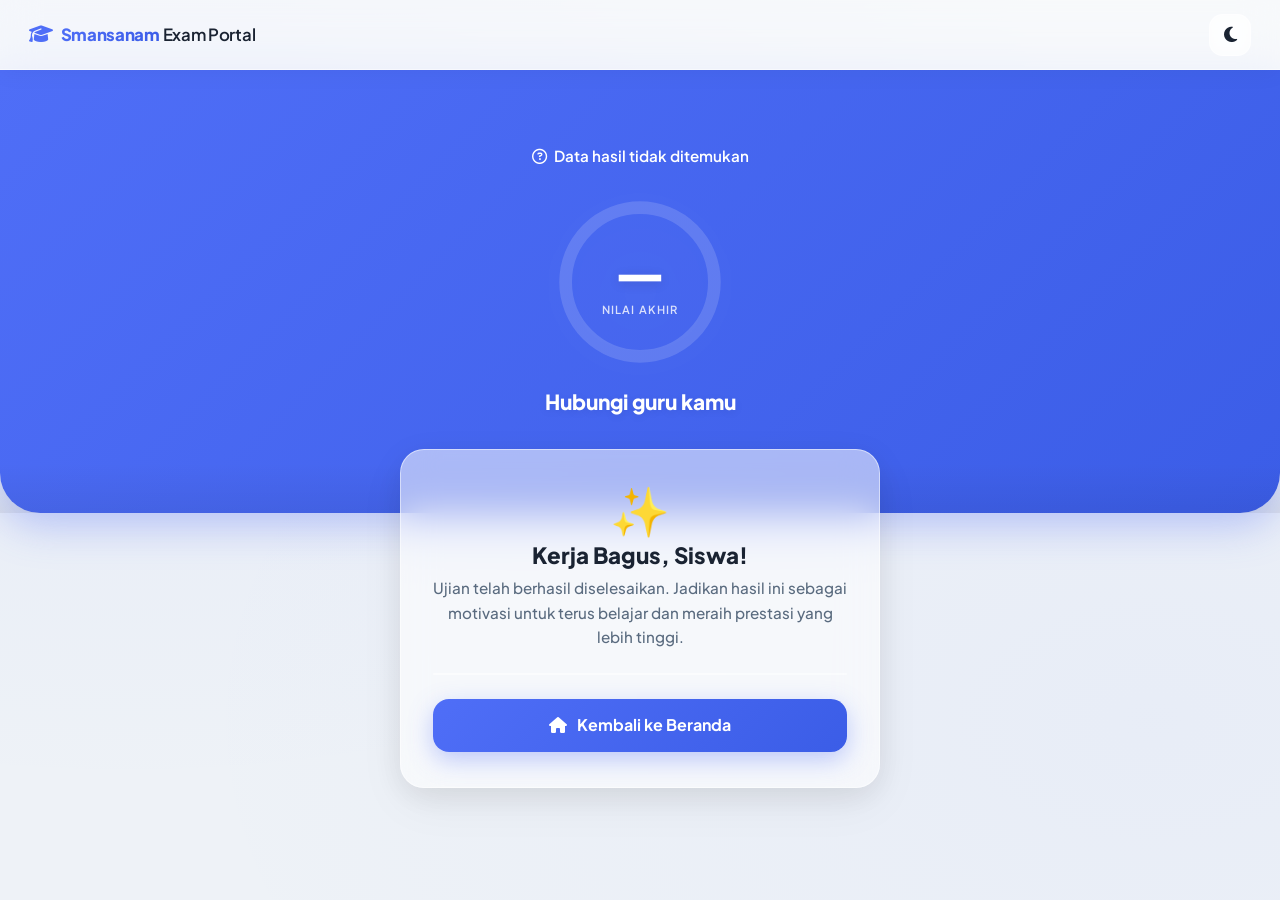
<file: selesaix.html>
<!DOCTYPE html>
<html lang="id">
<head>
    <meta charset="UTF-8" />
    <meta name="viewport" content="width=device-width, initial-scale=1" />
    <title>Hasil Ujian — Smansanam Exam Portal</title>

    <!-- Google Fonts -->
    <link rel="preconnect" href="https://fonts.googleapis.com">
    <link rel="preconnect" href="https://fonts.gstatic.com" crossorigin>
    <link href="https://fonts.googleapis.com/css2?family=Plus+Jakarta+Sans:wght@400;500;600;700;800&display=swap" rel="stylesheet">

    <!-- Bootstrap 5 -->
    <link rel="stylesheet" href="https://cdn.jsdelivr.net/npm/bootstrap@5.3.3/dist/css/bootstrap.min.css" />

    <!-- Font Awesome 6 (Free) -->
    <link rel="stylesheet" href="https://cdnjs.cloudflare.com/ajax/libs/font-awesome/6.5.1/css/all.min.css" />

    <style>
        /* ── ROOT VARIABLES (Glassmorphism) ── */
        :root {
            --primary-blue: #4f6ef7;
            --primary-glow: rgba(79, 110, 247, 0.35);
            --secondary-blue: #7b93fa;
            --blue-gradient: linear-gradient(135deg, #4f6ef7 0%, #3b5de7 100%);
            --bg-body: #eef2f7;
            --card-bg: rgba(255, 255, 255, 0.55);
            --glass-border: rgba(255, 255, 255, 0.50);
            --glass-shadow: 0 8px 32px rgba(0, 0, 0, 0.08);
            --text-dark: #1a2332;
            --text-muted: #5a6b7f;
            --border-color: rgba(255, 255, 255, 0.40);
            --glass-blur: 18px;
            --card-radius: 24px;
        }

        [data-bs-theme="dark"] {
            --bg-body: #0d1421;
            --card-bg: rgba(25, 35, 55, 0.60);
            --glass-border: rgba(255, 255, 255, 0.12);
            --glass-shadow: 0 8px 32px rgba(0, 0, 0, 0.45);
            --text-dark: #edf2f7;
            --text-muted: #94a3b8;
            --border-color: rgba(255, 255, 255, 0.10);
        }

        /* ── GLOBAL ── */
        body {
            background: var(--bg-body);
            font-family: 'Plus Jakarta Sans', sans-serif;
            color: var(--text-dark);
            -webkit-font-smoothing: antialiased;
            min-height: 100vh;
            transition: background 0.4s ease, color 0.3s ease;
            background-image:
                radial-gradient(ellipse at 10% 20%, rgba(79, 110, 247, 0.06) 0%, transparent 60%),
                radial-gradient(ellipse at 90% 80%, rgba(79, 110, 247, 0.04) 0%, transparent 60%);
        }

        /* ── GLASS UTILITY ── */
        .glass {
            background: var(--card-bg) !important;
            backdrop-filter: blur(var(--glass-blur));
            -webkit-backdrop-filter: blur(var(--glass-blur));
            border: 1px solid var(--glass-border);
            box-shadow: var(--glass-shadow);
        }
        .glass-light {
            background: rgba(255, 255, 255, 0.30) !important;
            backdrop-filter: blur(12px);
            -webkit-backdrop-filter: blur(12px);
            border: 1px solid rgba(255, 255, 255, 0.35);
        }

        /* ── TOPBAR ── */
        .topbar {
            background: var(--card-bg);
            backdrop-filter: blur(var(--glass-blur));
            -webkit-backdrop-filter: blur(var(--glass-blur));
            border-bottom: 1px solid var(--glass-border);
            padding: 0.85rem 1.8rem;
            display: flex;
            align-items: center;
            justify-content: space-between;
            position: sticky;
            top: 0;
            z-index: 1000;
            box-shadow: 0 4px 24px rgba(0, 0, 0, 0.04);
        }
        .topbar .brand {
            font-weight: 600;
            font-size: 1.05rem;
            color: var(--text-dark);
            letter-spacing: -0.3px;
        }
        .topbar .brand span {
            font-weight: 800;
            background: var(--blue-gradient);
            -webkit-background-clip: text;
            -webkit-text-fill-color: transparent;
        }
        .topbar .brand i {
            -webkit-text-fill-color: var(--primary-blue);
            margin-right: 8px;
            font-size: 1.2rem;
        }

        .theme-toggle {
            background: var(--card-bg);
            backdrop-filter: blur(8px);
            border: 1px solid var(--glass-border);
            width: 42px;
            height: 42px;
            border-radius: 14px;
            color: var(--text-dark);
            display: flex;
            align-items: center;
            justify-content: center;
            cursor: pointer;
            transition: all 0.3s ease;
            font-size: 1.1rem;
        }
        .theme-toggle:hover {
            border-color: var(--primary-blue);
            color: var(--primary-blue);
            box-shadow: 0 0 0 4px var(--primary-glow);
            transform: scale(1.03);
        }

        /* ── HERO RESULT ── */
        .result-hero {
            background: var(--blue-gradient);
            padding: 3.5rem 1rem 6rem;
            text-align: center;
            color: #fff;
            position: relative;
            border-radius: 0 0 40px 40px;
            box-shadow: 0 12px 40px var(--primary-glow);
        }
        .result-hero::after {
            content: '';
            position: absolute;
            bottom: 0;
            left: 0;
            right: 0;
            height: 50px;
            background: linear-gradient(to top, rgba(0, 0, 0, 0.06), transparent);
            pointer-events: none;
        }

        .student-info {
            font-size: 0.95rem;
            opacity: 0.9;
            margin-bottom: 1.8rem;
            font-weight: 600;
            animation: fadeInDown 0.8s ease-out forwards;
        }
        .student-info .badge-guru {
            background: rgba(255, 255, 255, 0.18);
            backdrop-filter: blur(8px);
            border: 1px solid rgba(255, 255, 255, 0.15);
            border-radius: 40px;
            padding: 0.4rem 1rem;
            display: inline-flex;
            align-items: center;
            gap: 6px;
            font-size: 0.8rem;
            font-weight: 600;
            color: #fff;
        }

        /* ── SCORE CIRCLE ── */
        .score-circle-wrap {
            margin: 0 auto 0.5rem;
            width: 170px;
            height: 170px;
            position: relative;
            animation: zoomIn 0.9s cubic-bezier(0.34, 1.56, 0.64, 1) forwards;
            filter: drop-shadow(0 0 30px rgba(255, 255, 255, 0.25));
        }
        .score-circle-wrap svg {
            transform: rotate(-90deg);
        }
        .score-number {
            position: absolute;
            inset: 0;
            display: flex;
            flex-direction: column;
            align-items: center;
            justify-content: center;
        }
        .score-number .val {
            font-size: 3.2rem;
            font-weight: 800;
            line-height: 1;
            text-shadow: 0 2px 12px rgba(0, 0, 0, 0.12);
        }
        .score-number .lbl {
            font-size: 0.7rem;
            opacity: 0.8;
            font-weight: 600;
            text-transform: uppercase;
            letter-spacing: 0.1em;
            margin-top: 4px;
        }

        .predikat-text {
            font-size: 1.3rem;
            font-weight: 800;
            margin-top: 1.2rem;
            animation: fadeInUp 1s ease-out forwards;
            opacity: 0;
            animation-delay: 0.3s;
            text-shadow: 0 2px 8px rgba(0, 0, 0, 0.08);
        }

        /* ── FLOATING CARD ── */
        .result-card-float {
            background: var(--card-bg);
            backdrop-filter: blur(var(--glass-blur));
            -webkit-backdrop-filter: blur(var(--glass-blur));
            border: 1px solid var(--glass-border);
            border-radius: var(--card-radius);
            box-shadow: var(--glass-shadow), 0 16px 48px rgba(0, 0, 0, 0.05);
            padding: 2.2rem 2rem;
            margin: -4rem 1rem 0;
            position: relative;
            z-index: 10;
            opacity: 0;
            animation: slideUpFloat 0.9s cubic-bezier(0.16, 1, 0.3, 1) forwards;
            animation-delay: 0.5s;
            max-width: 480px;
            margin-left: auto;
            margin-right: auto;
            color: var(--text-dark);
        }

        .message-box {
            text-align: center;
            margin-bottom: 1.5rem;
        }
        .message-box .emoji-big {
            font-size: 3rem;
            line-height: 1;
            animation: zoomIn 1s cubic-bezier(0.34, 1.56, 0.64, 1) 0.6s both;
            display: block;
            margin-bottom: 0.5rem;
        }
        .message-box h4 {
            font-weight: 800;
            color: var(--text-dark);
            font-size: 1.4rem;
            margin-bottom: 0.5rem;
        }
        .message-box p {
            color: var(--text-muted);
            font-size: 0.95rem;
            line-height: 1.6;
            margin: 0;
            font-weight: 500;
        }

        .section-divider {
            height: 1.5px;
            background: var(--glass-border);
            margin: 1.5rem 0;
            border-radius: 2px;
        }

        /* ── BUTTON ── */
        .btn-home {
            background: var(--blue-gradient);
            border: none;
            color: #fff;
            font-weight: 700;
            border-radius: 16px;
            padding: 0.9rem 1.5rem;
            width: 100%;
            font-size: 1rem;
            box-shadow: 0 8px 24px var(--primary-glow);
            transition: all 0.3s cubic-bezier(0.4, 0, 0.2, 1);
            display: inline-flex;
            justify-content: center;
            align-items: center;
            gap: 10px;
        }
        .btn-home:hover {
            transform: translateY(-3px);
            box-shadow: 0 12px 36px var(--primary-glow);
        }
        .btn-home:active {
            transform: translateY(0);
        }

        /* ── ANIMATIONS ── */
        @keyframes slideUpFloat {
            from {
                opacity: 0;
                transform: translateY(40px);
            }
            to {
                opacity: 1;
                transform: translateY(0);
            }
        }
        @keyframes zoomIn {
            from {
                opacity: 0;
                transform: scale(0.5);
            }
            to {
                opacity: 1;
                transform: scale(1);
            }
        }
        @keyframes fadeInUp {
            from {
                opacity: 0;
                transform: translateY(20px);
            }
            to {
                opacity: 1;
                transform: translateY(0);
            }
        }
        @keyframes fadeInDown {
            from {
                opacity: 0;
                transform: translateY(-20px);
            }
            to {
                opacity: 1;
                transform: translateY(0);
            }
        }

        /* ── CONFETTI ── */
        .confetti-bar {
            display: flex;
            justify-content: center;
            gap: 10px;
            margin-bottom: 1.2rem;
        }
        .confetti-bar span {
            width: 12px;
            height: 12px;
            border-radius: 50%;
            animation: confettiFall 1.6s cubic-bezier(0.25, 1, 0.5, 1) both;
        }
        @keyframes confettiFall {
            0% {
                transform: translateY(-30px) scale(0) rotate(0deg);
                opacity: 0;
            }
            50% {
                opacity: 1;
            }
            100% {
                transform: translateY(25px) scale(1.3) rotate(360deg);
                opacity: 0;
            }
        }

        /* ── RESPONSIVE ── */
        @media (max-width: 480px) {
            .result-hero {
                padding: 2.5rem 1rem 5.5rem;
                border-radius: 0 0 28px 28px;
            }
            .result-card-float {
                padding: 1.6rem 1.2rem;
                margin: -3.5rem 0.8rem 0;
            }
            .score-circle-wrap {
                width: 150px;
                height: 150px;
            }
            .score-number .val {
                font-size: 2.6rem;
            }
            .topbar {
                padding: 0.6rem 1rem;
            }
            .topbar .brand {
                font-size: 0.95rem;
            }
            .message-box h4 {
                font-size: 1.2rem;
            }
        }

        /* ── DARK THEME OVERRIDES ── */
        [data-bs-theme="dark"] .topbar {
            background: rgba(20, 30, 50, 0.70);
        }
        [data-bs-theme="dark"] .result-hero {
            box-shadow: 0 12px 40px rgba(79, 110, 247, 0.25);
        }
        [data-bs-theme="dark"] .student-info .badge-guru {
            background: rgba(255, 255, 255, 0.08);
            border-color: rgba(255, 255, 255, 0.06);
        }
    </style>
</head>
<body>

    <!-- ====== TOPBAR ====== -->
    <div class="topbar">
        <span class="brand">
            <i class="fa-solid fa-graduation-cap"></i><span>Smansanam</span> Exam Portal
        </span>
        <button class="theme-toggle" id="themeSwitcher" title="Ganti Tema">
            <i class="fa-solid fa-moon" id="themeIcon"></i>
        </button>
    </div>

    <!-- ====== HERO ====== -->
    <div class="result-hero" id="result-hero">
        <div class="confetti-bar" id="confetti-bar"></div>
        <div class="student-info" id="sub-info">—</div>

        <div class="score-circle-wrap">
            <svg width="100%" height="100%" viewBox="0 0 160 160">
                <circle cx="80" cy="80" r="70" fill="none" stroke="rgba(255,255,255,0.15)" stroke-width="12" />
                <circle cx="80" cy="80" r="70" fill="none"
                stroke="#ffffff" stroke-width="12"
                stroke-linecap="round"
                id="score-arc"
                stroke-dasharray="439.8"
                stroke-dashoffset="439.8"
                style="transition: stroke-dashoffset 1.5s cubic-bezier(0.34,1.56,0.64,1) 0.2s" />
            </svg>
            <div class="score-number">
                <span class="val" id="nilai-text">0</span>
                <span class="lbl">Nilai Akhir</span>
            </div>
        </div>

        <div class="predikat-text" id="predikat-text">—</div>
    </div>

    <!-- ====== FLOATING CARD ====== -->
    <div class="result-card-float">

        <div class="message-box">
            <span class="emoji-big">✨</span>
            <h4 id="greeting-name">Kerja Bagus!</h4>
            <p>Ujian telah berhasil diselesaikan. Jadikan hasil ini sebagai motivasi untuk terus belajar dan meraih prestasi yang lebih tinggi.</p>
        </div>

        <div class="section-divider"></div>

        <button class="btn-home" onclick="clearSession()">
            <i class="fa-solid fa-house"></i> Kembali ke Beranda
        </button>
    </div>

    <div style="height:3rem"></div>

    <!-- ====== SCRIPTS ====== -->
    <script src="https://cdn.jsdelivr.net/npm/bootstrap@5.3.3/dist/js/bootstrap.bundle.min.js">
    </script>
    <script>
        // ── THEME SWITCHER ─────────────────────────────────────────────────────────
        const themeSwitcher = document.getElementById('themeSwitcher');
        const htmlTag = document.documentElement;
        const themeIcon = document.getElementById('themeIcon');

        if (themeSwitcher) {
            themeSwitcher.addEventListener('click', () => {
                const currentTheme = htmlTag.getAttribute('data-bs-theme');
                const newTheme = currentTheme === 'light' ? 'dark' : 'light';
                htmlTag.setAttribute('data-bs-theme', newTheme);
                themeIcon.className = newTheme === 'light' ? 'fa-solid fa-moon' : 'fa-solid fa-sun';
                localStorage.setItem('theme', newTheme);
            });
            const savedTheme = localStorage.getItem('theme') || 'light';
            htmlTag.setAttribute('data-bs-theme', savedTheme);
            themeIcon.className = savedTheme === 'light' ? 'fa-solid fa-moon' : 'fa-solid fa-sun';
        }

        // ── AMBIL DATA DARI SESSION ──────────────────────────────────────────────
        const raw = sessionStorage.getItem("hasil_ujian");
        const nama = sessionStorage.getItem("siswa_nama") || "Siswa";
        const kel = sessionStorage.getItem("siswa_kelas") || "—";
        const mapN = sessionStorage.getItem("exam_mapel_nama") || "Mata Pelajaran";
        const guruN = sessionStorage.getItem("exam_guru_nama") || "Guru";

        let hasil = {};
        if (raw) {
            try { hasil = JSON.parse(raw); } catch { hasil = {}; }
        }

        const nilai = hasil.nilai ?? hasil.score ?? null;

        // Sapaan personal
        document.getElementById("greeting-name").textContent = `Kerja Bagus, ${nama.split(' ')[0]}!`;

        if (nilai === null) {
            document.getElementById("nilai-text").textContent = "—";
            document.getElementById("sub-info").innerHTML =
                `<i class="fa-regular fa-circle-question me-1"></i> Data hasil tidak ditemukan`;
            document.getElementById("predikat-text").textContent = "Hubungi guru kamu";
        } else {
            // ── TAMPILKAN DATA & ANIMASI ──────────────────────────────────────────
            document.getElementById("sub-info").innerHTML = `
                <i class="fa-regular fa-user me-1"></i> ${nama} &nbsp;&bull;&nbsp; Kelas ${kel}
                <br>
                <span class="badge-guru mt-2">
                    <i class="fa-regular fa-book-open me-1"></i> ${mapN}
                    <span class="mx-1 opacity-25">|</span>
                    <i class="fa-regular fa-user me-1"></i> ${guruN}
                </span>
            `;

            const n = parseFloat(nilai) || 0;

            // Animasi angka (Counting Up)
            const duration = 1500;
            const start = performance.now();
            const nilaiEl = document.getElementById("nilai-text");

            function animateScore(time) {
                let progress = (time - start) / duration;
                if (progress > 1) progress = 1;
                const easeProgress = 1 - Math.pow(1 - progress, 3);
                const currentScore = (easeProgress * n).toFixed(n % 1 === 0 ? 0 : 1);
                nilaiEl.textContent = currentScore;
                if (progress < 1) {
                    requestAnimationFrame(animateScore);
                } else {
                    nilaiEl.textContent = n;
                }
            }
            requestAnimationFrame(animateScore);

            // Animasi Lingkaran (SVG Stroke Dashoffset)
            const arc = document.getElementById("score-arc");
            const circumference = 439.8;
            setTimeout(() => {
                arc.style.strokeDashoffset = circumference - (circumference * (n / 100));
            }, 100);

            // ── PREDIKAT & CONFETTI ──────────────────────────────────────────────
            let predikat, emoji, confettiColors;
            if (n >= 90) { predikat = "Luar Biasa!";
                emoji = "🏆";
                confettiColors = ["#fbbf24", "#f59e0b", "#fcd34d", "#ffffff", "#fbbf24"]; } else if (n >= 80) { predikat =
                    "Sangat Baik";
                emoji = "⭐";
                confettiColors = ["#60a5fa", "#3b82f6", "#93c5fd", "#ffffff", "#60a5fa"]; } else if (n >= 70) { predikat =
                    "Baik";
                emoji = "👍";
                confettiColors = ["#34d399", "#10b981", "#6ee7b7", "#ffffff", "#34d399"]; } else if (n >= 60) { predikat =
                    "Cukup";
                emoji = "📚";
                confettiColors = ["#fbbf24", "#d97706", "#fde68a", "#ffffff", "#fbbf24"]; } else { predikat =
                    "Tetap Semangat!";
                emoji = "💪";
                confettiColors = ["#f87171", "#ef4444", "#fca5a5", "#ffffff", "#f87171"]; }

            document.getElementById("predikat-text").innerHTML = `${emoji} ${predikat}`;

            // Generate Confetti
            const bar = document.getElementById("confetti-bar");
            confettiColors.forEach((c, i) => {
                const s = document.createElement("span");
                s.style.background = c;
                s.style.animationDelay = `${i * 150}ms`;
                if (i % 2 === 0) { s.style.width = "14px";
                    s.style.height = "14px"; }
                bar.appendChild(s);
            });
        }

        // ── CLEAR SESSION & KEMBALI KE HOME ──────────────────────────────────────
        function clearSession() {
            const btn = document.querySelector('.btn-home');
            btn.innerHTML =
                '<span class="spinner-border spinner-border-sm me-2" role="status" aria-hidden="true"></span> Mengalihkan...';
            btn.disabled = true;

            setTimeout(() => {
                ["exam_mapel_id", "exam_mapel_nama", "exam_kelas", "siswa_nama", "siswa_kelas",
                    "siswa_kelas_main", "exam_guru_nama", "hasil_ujian"
                ].forEach(k => sessionStorage.removeItem(k));
                location.href = "index.html";
            }, 600);
        }
    </script>
</body>
</html>
</file>
